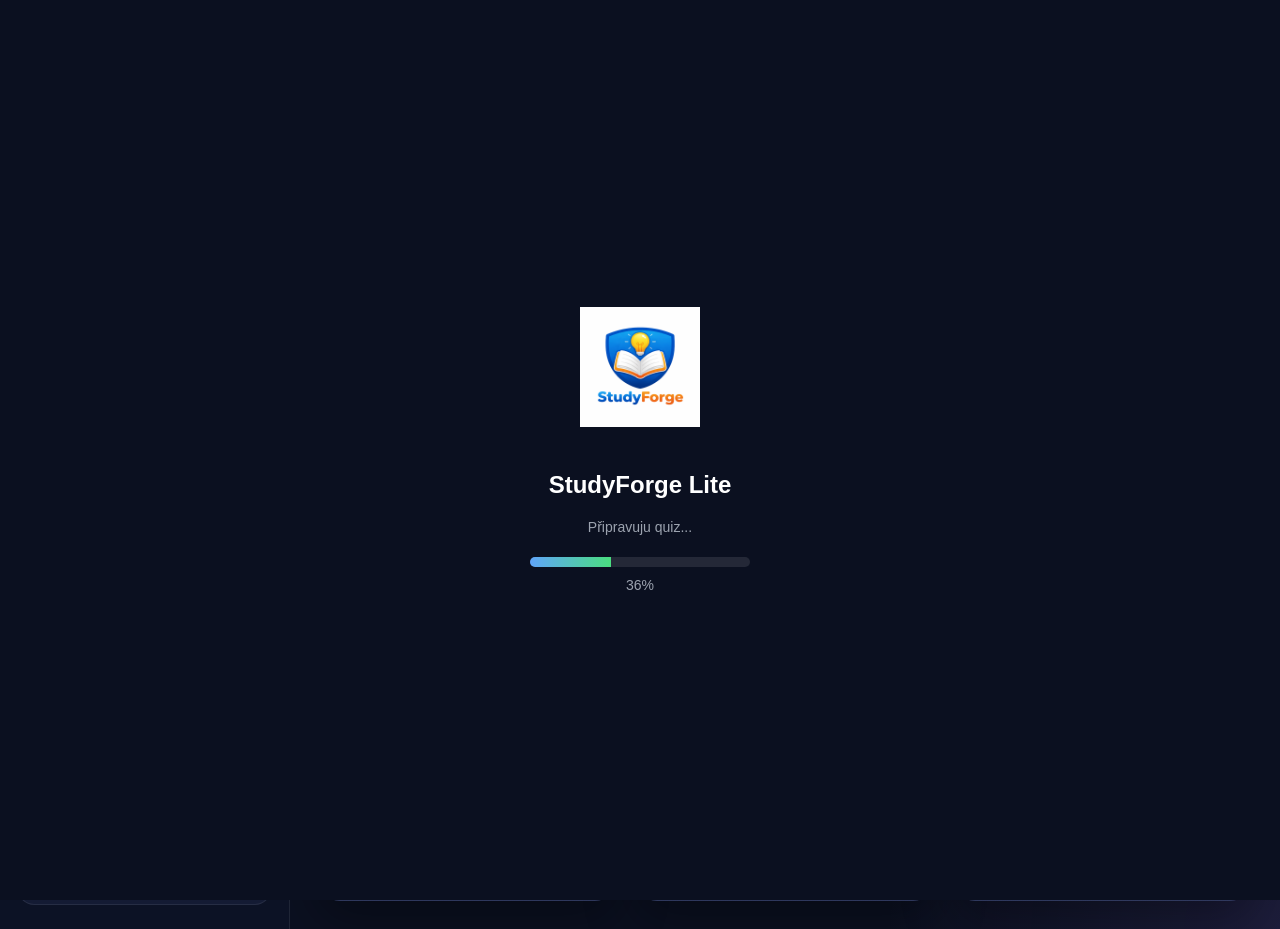
<file: index.html>
<!DOCTYPE html>
<html lang="cs">
<head>
  <meta charset="UTF-8" />
  <meta name="viewport" content="width=device-width, initial-scale=1.0" />
  <title>StudyForge Lite</title>

  <link rel="manifest" href="manifest.json">
<meta name="theme-color" content="#6ea8ff">
<link rel="icon" type="image/png" href="icon-192.png">
<link rel="apple-touch-icon" href="icon-192.png">
  
  <link rel="stylesheet" href="style.css" />
</head>
<body>
  <div class="app">
    <aside class="sidebar">
      <div class="brand">
        <div class="brand-logo">SF</div>
        <div>
          <h1>StudyForge Lite</h1>
          <p>Study like a boss 😎</p>
        </div>
      </div>

      <nav class="nav">
        <button class="nav-btn active" data-section="dashboard">🏠 Dashboard</button>
        <button class="nav-btn" data-section="subjects">📚 Předměty</button>
        <button class="nav-btn" data-section="quiz">🧠 Quiz</button>
        <button class="nav-btn" data-section="missions">🎯 Mise</button>
        <button class="nav-btn" data-section="progress">🏆 Progress</button>
        <button class="nav-btn" data-section="settings">⚙️ Nastavení</button>
      </nav>

      <div class="sidebar-footer">
        <div class="mini-stat">
          <span>Level</span>
          <strong id="sidebarLevel">1</strong>
        </div>
        <div class="mini-stat">
          <span>XP</span>
          <strong id="sidebarXP">0</strong>
        </div>
      </div>
    </aside>

    <main class="main">
      <header class="topbar">
        <div>
          <h2 id="pageTitle">Dashboard</h2>
          <p id="topGreeting">Vítej zpět.</p>
        </div>
        <button id="quickStartBtn" class="primary-btn">Začít rychlý quiz</button>
      </header>

      <!-- DASHBOARD -->
      <section class="section active" id="dashboard">
        <div class="grid two">
          <div class="card hero-card">
            <div class="hero-head">
              <div>
                <p class="eyebrow">Vítej</p>
                <h3 id="welcomeName">Player</h3>
              </div>
              <div class="level-badge">
                <span>Level</span>
                <strong id="dashboardLevel">1</strong>
              </div>
            </div>

            <div class="xp-box">
              <div class="xp-label-row">
                <span>XP progress</span>
                <span id="xpProgressText">0 / 100 XP</span>
              </div>
              <div class="progress-bar">
                <div id="xpBar" class="progress-fill"></div>
              </div>
            </div>

            <div class="hero-stats">
              <div class="stat-box">
                <span>🔥 Daily streak</span>
                <strong id="dashboardStreak">0</strong>
              </div>
              <div class="stat-box">
                <span>✅ Správně</span>
                <strong id="dashboardCorrect">0</strong>
              </div>
              <div class="stat-box">
                <span>❌ Špatně</span>
                <strong id="dashboardWrong">0</strong>
              </div>
            </div>
          </div>

          <div class="card">
            <div class="card-head">
              <h3>Dnešní mise</h3>
              <button id="resetMissionsBtn" class="ghost-btn small-btn">Reset misí</button>
            </div>
            <div id="dashboardMissions" class="mission-list"></div>
          </div>
        </div>

        <div class="grid three">
          <div class="card">
            <h3>Rychlý přehled</h3>
            <div class="summary-list">
              <div class="summary-item">
                <span>Dokončené quizy</span>
                <strong id="dashboardQuizzes">0</strong>
              </div>
              <div class="summary-item">
                <span>Splněné mise</span>
                <strong id="dashboardCompletedMissions">0</strong>
              </div>
              <div class="summary-item">
                <span>Odznaky</span>
                <strong id="dashboardBadges">0</strong>
              </div>
            </div>
          </div>

          <div class="card">
            <h3>Nejlepší předmět</h3>
            <p class="big-text" id="bestSubject">Zatím žádný</p>
            <p class="muted">Po pár otázkách se tady ukáže, co ti jde nejlíp.</p>
          </div>

          <div class="card">
            <h3>Doporučení</h3>
            <p id="dashboardTip" class="muted">
              Začni krátkým quizem a získej první XP.
            </p>
          </div>
        </div>
      </section>

      <!-- SUBJECTS -->
      <section class="section" id="subjects">
        <div class="section-head">
          <h3>Předměty</h3>
          <p>Vyber si oblast a spusť quiz.</p>
        </div>

        <div class="subjects-grid">
          <div class="subject-card">
            <div class="subject-top">
              <span class="subject-icon">➗</span>
              <h4>Matematika</h4>
            </div>
            <p>Rovnice, procenta, mocniny, odmocniny a logické úlohy.</p>
            <div class="subject-stats">
              <span>Správně: <strong id="mathCorrect">0</strong></span>
              <span>Špatně: <strong id="mathWrong">0</strong></span>
            </div>
            <button class="primary-btn subject-start" data-subject="math">Start</button>
          </div>

          <div class="subject-card">
            <div class="subject-top">
              <span class="subject-icon">AJ</span>
              <h4>Angličtina</h4>
            </div>
            <p>Časy, gramatika, porovnávání, modal verbs a slovní zásoba.</p>
            <div class="subject-stats">
              <span>Správně: <strong id="englishCorrect">0</strong></span>
              <span>Špatně: <strong id="englishWrong">0</strong></span>
            </div>
            <button class="primary-btn subject-start" data-subject="english">Start</button>
          </div>

          <div class="subject-card">
            <div class="subject-top">
              <span class="subject-icon">🇩🇪</span>
              <h4>Němčina</h4>
            </div>
            <p>Slovíčka, věty a orientace ve městě.</p>
            <div class="subject-stats">
              <span>Správně: <strong id="germanCorrect">0</strong></span>
               <span>Špatně: <strong id="germanWrong">0</strong></span>
            </div>
            <button class="primary-btn subject-start" data-subject="german">Start</button>
          </div>

          <div class="subject-card">
            <div class="subject-top">
              <span class="subject-icon">🇨🇿</span>
              <h4>Čeština</h4>
            </div>
            <p>Větné členy, pravopis, slovní druhy, souvětí a mluvnice.</p>
            <div class="subject-stats">
              <span>Správně: <strong id="czechCorrect">0</strong></span>
              <span>Špatně: <strong id="czechWrong">0</strong></span>
            </div>
            <button class="primary-btn subject-start" data-subject="czech">Start</button>
          </div>

          <div class="subject-card">
            <div class="subject-top">
              <span class="subject-icon">✨</span>
              <h4>Vlastní</h4>
            </div>
            <p>Mix otázek z přírodopisu, dějepisu, zeměpisu a fyziky.</p>
            <div class="subject-stats">
              <span>Správně: <strong id="customCorrect">0</strong></span>
              <span>Špatně: <strong id="customWrong">0</strong></span>
            </div>
            <button class="primary-btn subject-start" data-subject="custom">Start</button>
          </div>
        </div>
      </section>

      <!-- QUIZ -->
      <section class="section" id="quiz">
        <div class="section-head">
          <h3>Quiz</h3>
          <p id="quizSubtitle">Vyber si předmět a začni.</p>
        </div>

        <div class="grid two">
          <div class="card quiz-card">
            <div class="quiz-meta">
              <span id="quizSubjectLabel">Předmět: —</span>
              <span id="quizQuestionCounter">Otázka: 0 / 0</span>
            </div>

            <h3 id="quizQuestion">Klikni na některý předmět pro spuštění quizu.</h3>

            <div id="answers" class="answers"></div>

            <div class="quiz-actions">
              <button id="nextQuestionBtn" class="ghost-btn" disabled>Další otázka</button>
              <button id="stopQuizBtn" class="danger-btn">Ukončit quiz</button>
            </div>

            <div id="quizFeedback" class="quiz-feedback"></div>
          </div>

          <div class="card">
            <h3>Aktuální quiz</h3>
            <div class="summary-list">
              <div class="summary-item">
                <span>Správně v tomto quizu</span>
                <strong id="currentQuizCorrect">0</strong>
              </div>
              <div class="summary-item">
                <span>Špatně v tomto quizu</span>
                <strong id="currentQuizWrong">0</strong>
              </div>
              <div class="summary-item">
                <span>Získané XP</span>
                <strong id="currentQuizXP">0</strong>
              </div>
            </div>
            <p class="muted">
              Správná odpověď = 10 XP. Za dokončení quizu dostaneš bonus 20 XP.
            </p>
          </div>
        </div>
      </section>

      <!-- MISSIONS -->
      <section class="section" id="missions">
        <div class="section-head">
          <h3>Denní mise</h3>
          <p>Mise se sledují automaticky.</p>
        </div>

        <div class="card">
          <div id="missionsList" class="mission-list"></div>
        </div>
      </section>

      <!-- PROGRESS -->
      <section class="section" id="progress">
        <div class="section-head">
          <h3>Progress</h3>
          <p>Přehled tvého výkonu.</p>
        </div>

        <div class="grid two">
          <div class="card">
            <h3>Statistiky</h3>
            <div class="summary-list">
              <div class="summary-item">
                <span>Celkové XP</span>
                <strong id="progressXP">0</strong>
              </div>
              <div class="summary-item">
                <span>Level</span>
                <strong id="progressLevel">1</strong>
              </div>
              <div class="summary-item">
                <span>Daily streak</span>
                <strong id="progressStreak">0</strong>
              </div>
              <div class="summary-item">
                <span>Dokončené quizy</span>
                <strong id="progressQuizzes">0</strong>
              </div>
              <div class="summary-item">
                <span>Správné odpovědi</span>
                <strong id="progressCorrect">0</strong>
              </div>
              <div class="summary-item">
                <span>Špatné odpovědi</span>
                <strong id="progressWrong">0</strong>
              </div>
            </div>
          </div>

          <div class="card">
            <h3>Odznaky</h3>
            <div id="badgesList" class="badges-list"></div>
          </div>
        </div>
      </section>

      <!-- SETTINGS -->
      <section class="section" id="settings">
        <div class="section-head">
          <h3>Nastavení</h3>
          <p>Základní úpravy profilu a dat.</p>
        </div>

        <div class="grid two">
          <div class="card">
            <h3>Profil</h3>
            <label class="field-label" for="usernameInput">Jméno</label>
            <input id="usernameInput" class="text-input" type="text" placeholder="Tvoje jméno" />
            <button id="saveNameBtn" class="primary-btn">Uložit jméno</button>
            <label class="field-label">Barva pozadí</label>
            <select id="bgThemeSelect" class="text-input">
            <option value="auto">Automatická</option>
            <option value="dark">Černá</option>
            <option value="light">Bílá</option>
            <option value="turquoise">Tyrkysová</option>
            </select>
          </div>

          <div class="card">
            <h3>Data</h3>
            <p class="muted">Pozor: reset smaže uložený progress.</p>
            <button id="resetDataBtn" class="danger-btn">Resetovat vše</button>
          </div>
        </div>
      </section>
    </main>
  </div>

  <script src="loading.js"></script>
  <script src="script.js"></script>

<script>
  if ("serviceWorker" in navigator) {
    window.addEventListener("load", () => {
      navigator.serviceWorker.register("./sw.js")
        .then(() => console.log("Service Worker registered"))
        .catch((err) => console.error("SW registration failed:", err));
    });
  }
</script>
  
</body>
</html>
</file>
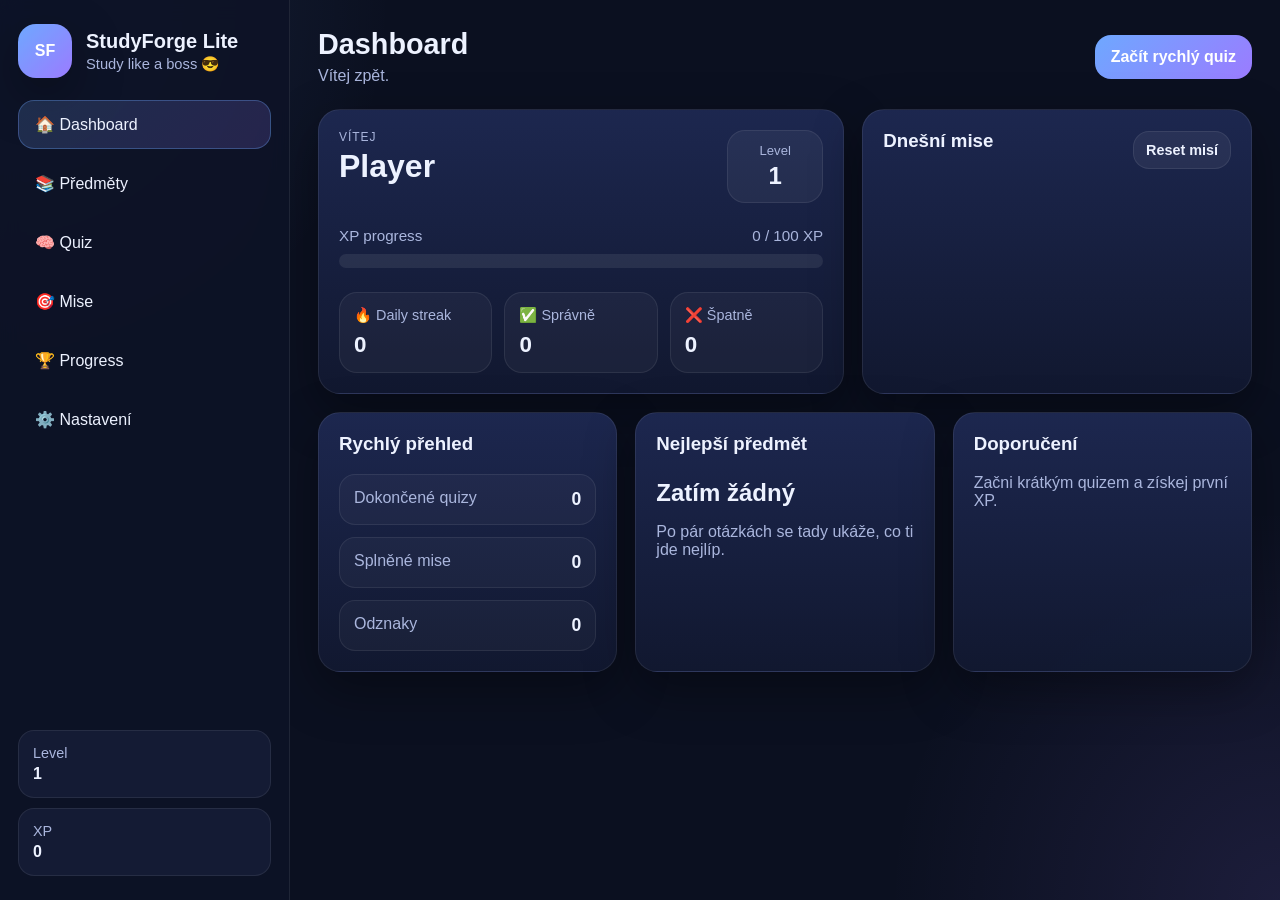
<file: index5.html>
<!DOCTYPE html>
<html lang="cs">
<head>
  <meta charset="UTF-8" />
  <meta name="viewport" content="width=device-width, initial-scale=1.0" />
  <title>StudyForge Lite</title>
  <link rel="stylesheet" href="style.css" />
</head>
<body>
  <div class="app">
    <aside class="sidebar">
      <div class="brand">
        <div class="brand-logo">SF</div>
        <div>
          <h1>StudyForge Lite</h1>
          <p>Study like a boss 😎</p>
        </div>
      </div>

      <nav class="nav">
        <button class="nav-btn active" data-section="dashboard">🏠 Dashboard</button>
        <button class="nav-btn" data-section="subjects">📚 Předměty</button>
        <button class="nav-btn" data-section="quiz">🧠 Quiz</button>
        <button class="nav-btn" data-section="missions">🎯 Mise</button>
        <button class="nav-btn" data-section="progress">🏆 Progress</button>
        <button class="nav-btn" data-section="settings">⚙️ Nastavení</button>
      </nav>

      <div class="sidebar-footer">
        <div class="mini-stat">
          <span>Level</span>
          <strong id="sidebarLevel">1</strong>
        </div>
        <div class="mini-stat">
          <span>XP</span>
          <strong id="sidebarXP">0</strong>
        </div>
      </div>
    </aside>

    <main class="main">
      <header class="topbar">
        <div>
          <h2 id="pageTitle">Dashboard</h2>
          <p id="topGreeting">Vítej zpět.</p>
        </div>
        <button id="quickStartBtn" class="primary-btn">Začít rychlý quiz</button>
      </header>

      <!-- DASHBOARD -->
      <section class="section active" id="dashboard">
        <div class="grid two">
          <div class="card hero-card">
            <div class="hero-head">
              <div>
                <p class="eyebrow">Vítej</p>
                <h3 id="welcomeName">Player</h3>
              </div>
              <div class="level-badge">
                <span>Level</span>
                <strong id="dashboardLevel">1</strong>
              </div>
            </div>

            <div class="xp-box">
              <div class="xp-label-row">
                <span>XP progress</span>
                <span id="xpProgressText">0 / 100 XP</span>
              </div>
              <div class="progress-bar">
                <div id="xpBar" class="progress-fill"></div>
              </div>
            </div>

            <div class="hero-stats">
              <div class="stat-box">
                <span>🔥 Daily streak</span>
                <strong id="dashboardStreak">0</strong>
              </div>
              <div class="stat-box">
                <span>✅ Správně</span>
                <strong id="dashboardCorrect">0</strong>
              </div>
              <div class="stat-box">
                <span>❌ Špatně</span>
                <strong id="dashboardWrong">0</strong>
              </div>
            </div>
          </div>

          <div class="card">
            <div class="card-head">
              <h3>Dnešní mise</h3>
              <button id="resetMissionsBtn" class="ghost-btn small-btn">Reset misí</button>
            </div>
            <div id="dashboardMissions" class="mission-list"></div>
          </div>
        </div>

        <div class="grid three">
          <div class="card">
            <h3>Rychlý přehled</h3>
            <div class="summary-list">
              <div class="summary-item">
                <span>Dokončené quizy</span>
                <strong id="dashboardQuizzes">0</strong>
              </div>
              <div class="summary-item">
                <span>Splněné mise</span>
                <strong id="dashboardCompletedMissions">0</strong>
              </div>
              <div class="summary-item">
                <span>Odznaky</span>
                <strong id="dashboardBadges">0</strong>
              </div>
            </div>
          </div>

          <div class="card">
            <h3>Nejlepší předmět</h3>
            <p class="big-text" id="bestSubject">Zatím žádný</p>
            <p class="muted">Po pár otázkách se tady ukáže, co ti jde nejlíp.</p>
          </div>

          <div class="card">
            <h3>Doporučení</h3>
            <p id="dashboardTip" class="muted">
              Začni krátkým quizem a získej první XP.
            </p>
          </div>
        </div>
      </section>

      <!-- SUBJECTS -->
      <section class="section" id="subjects">
        <div class="section-head">
          <h3>Předměty</h3>
          <p>Vyber si oblast a spusť quiz.</p>
        </div>

        <div class="subjects-grid">
          <div class="subject-card">
            <div class="subject-top">
              <span class="subject-icon">➗</span>
              <h4>Matematika</h4>
            </div>
            <p>Rovnice, procenta, mocniny, odmocniny a logické úlohy.</p>
            <div class="subject-stats">
              <span>Správně: <strong id="mathCorrect">0</strong></span>
              <span>Špatně: <strong id="mathWrong">0</strong></span>
            </div>
            <button class="primary-btn subject-start" data-subject="math">Start</button>
          </div>

          <div class="subject-card">
            <div class="subject-top">
              <span class="subject-icon">🇬🇧</span>
              <h4>Angličtina</h4>
            </div>
            <p>Časy, gramatika, porovnávání, modal verbs a slovní zásoba.</p>
            <div class="subject-stats">
              <span>Správně: <strong id="englishCorrect">0</strong></span>
              <span>Špatně: <strong id="englishWrong">0</strong></span>
            </div>
            <button class="primary-btn subject-start" data-subject="english">Start</button>
          </div>

          <div class="subject-card">
            <div class="subject-top">
              <span class="subject-icon">🇨🇿</span>
              <h4>Čeština</h4>
            </div>
            <p>Větné členy, pravopis, slovní druhy, souvětí a mluvnice.</p>
            <div class="subject-stats">
              <span>Správně: <strong id="czechCorrect">0</strong></span>
              <span>Špatně: <strong id="czechWrong">0</strong></span>
            </div>
            <button class="primary-btn subject-start" data-subject="czech">Start</button>
          </div>

          <div class="subject-card">
            <div class="subject-top">
              <span class="subject-icon">✨</span>
              <h4>Vlastní</h4>
            </div>
            <p>Mix otázek z přírodopisu, dějepisu, zeměpisu a fyziky.</p>
            <div class="subject-stats">
              <span>Správně: <strong id="customCorrect">0</strong></span>
              <span>Špatně: <strong id="customWrong">0</strong></span>
            </div>
            <button class="primary-btn subject-start" data-subject="custom">Start</button>
          </div>
        </div>
      </section>

      <!-- QUIZ -->
      <section class="section" id="quiz">
        <div class="section-head">
          <h3>Quiz</h3>
          <p id="quizSubtitle">Vyber si předmět a začni.</p>
        </div>

        <div class="grid two">
          <div class="card quiz-card">
            <div class="quiz-meta">
              <span id="quizSubjectLabel">Předmět: —</span>
              <span id="quizQuestionCounter">Otázka: 0 / 0</span>
            </div>

            <h3 id="quizQuestion">Klikni na některý předmět pro spuštění quizu.</h3>

            <div id="answers" class="answers"></div>

            <div class="quiz-actions">
              <button id="nextQuestionBtn" class="ghost-btn" disabled>Další otázka</button>
              <button id="stopQuizBtn" class="danger-btn">Ukončit quiz</button>
            </div>

            <div id="quizFeedback" class="quiz-feedback"></div>
          </div>

          <div class="card">
            <h3>Aktuální quiz</h3>
            <div class="summary-list">
              <div class="summary-item">
                <span>Správně v tomto quizu</span>
                <strong id="currentQuizCorrect">0</strong>
              </div>
              <div class="summary-item">
                <span>Špatně v tomto quizu</span>
                <strong id="currentQuizWrong">0</strong>
              </div>
              <div class="summary-item">
                <span>Získané XP</span>
                <strong id="currentQuizXP">0</strong>
              </div>
            </div>
            <p class="muted">
              Správná odpověď = 10 XP. Za dokončení quizu dostaneš bonus 20 XP.
            </p>
          </div>
        </div>
      </section>

      <!-- MISSIONS -->
      <section class="section" id="missions">
        <div class="section-head">
          <h3>Denní mise</h3>
          <p>Mise se sledují automaticky.</p>
        </div>

        <div class="card">
          <div id="missionsList" class="mission-list"></div>
        </div>
      </section>

      <!-- PROGRESS -->
      <section class="section" id="progress">
        <div class="section-head">
          <h3>Progress</h3>
          <p>Přehled tvého výkonu.</p>
        </div>

        <div class="grid two">
          <div class="card">
            <h3>Statistiky</h3>
            <div class="summary-list">
              <div class="summary-item">
                <span>Celkové XP</span>
                <strong id="progressXP">0</strong>
              </div>
              <div class="summary-item">
                <span>Level</span>
                <strong id="progressLevel">1</strong>
              </div>
              <div class="summary-item">
                <span>Daily streak</span>
                <strong id="progressStreak">0</strong>
              </div>
              <div class="summary-item">
                <span>Dokončené quizy</span>
                <strong id="progressQuizzes">0</strong>
              </div>
              <div class="summary-item">
                <span>Správné odpovědi</span>
                <strong id="progressCorrect">0</strong>
              </div>
              <div class="summary-item">
                <span>Špatné odpovědi</span>
                <strong id="progressWrong">0</strong>
              </div>
            </div>
          </div>

          <div class="card">
            <h3>Odznaky</h3>
            <div id="badgesList" class="badges-list"></div>
          </div>
        </div>
      </section>

      <!-- SETTINGS -->
      <section class="section" id="settings">
        <div class="section-head">
          <h3>Nastavení</h3>
          <p>Základní úpravy profilu a dat.</p>
        </div>

        <div class="grid two">
          <div class="card">
            <h3>Profil</h3>
            <label class="field-label" for="usernameInput">Jméno</label>
            <input id="usernameInput" class="text-input" type="text" placeholder="Tvoje jméno" />
            <button id="saveNameBtn" class="primary-btn">Uložit jméno</button>
          </div>

          <div class="card">
            <h3>Data</h3>
            <p class="muted">Pozor: reset smaže uložený progress.</p>
            <button id="resetDataBtn" class="danger-btn">Resetovat vše</button>
          </div>
        </div>
      </section>
    </main>
  </div>

  <script src="script.js"></script>
</body>
</html>
</file>
<file: style.css>
:root {
  --bg: #0b1020;
  --panel: #141b34;
  --panel-2: #1a2345;
  --panel-3: #212d59;
  --line: rgba(255, 255, 255, 0.08);
  --text: #edf2ff;
  --muted: #aab6dd;
  --accent: #6ea8ff;
  --accent-2: #9b7bff;
  --success: #45d483;
  --danger: #ff6d7a;
  --warning: #ffcf5a;
  --shadow: 0 18px 50px rgba(0, 0, 0, 0.35);
  --radius: 22px;
}

* {
  box-sizing: border-box;
}

html,
body {
  margin: 0;
  padding: 0;
  background:
    radial-gradient(circle at top left, rgba(110, 168, 255, 0.14), transparent 25%),
    radial-gradient(circle at bottom right, rgba(155, 123, 255, 0.12), transparent 25%),
    var(--bg);
  color: var(--text);
  font-family: Inter, Arial, sans-serif;
  min-height: 100%;
}

body {
  min-height: 100vh;
}

button,
input {
  font: inherit;
}

.app {
  display: grid;
  grid-template-columns: 290px 1fr;
  min-height: 100vh;
}

.sidebar {
  border-right: 1px solid var(--line);
  background: rgba(14, 19, 38, 0.92);
  backdrop-filter: blur(10px);
  padding: 24px 18px;
  display: flex;
  flex-direction: column;
  gap: 22px;
}

.brand {
  display: flex;
  align-items: center;
  gap: 14px;
}

.brand-logo {
  width: 54px;
  height: 54px;
  border-radius: 18px;
  display: grid;
  place-items: center;
  font-weight: 800;
  background: linear-gradient(135deg, var(--accent), var(--accent-2));
  color: white;
  box-shadow: var(--shadow);
}

.brand h1 {
  margin: 0;
  font-size: 1.25rem;
}

.brand p {
  margin: 2px 0 0;
  color: var(--muted);
  font-size: 0.92rem;
}

.nav {
  display: flex;
  flex-direction: column;
  gap: 10px;
}

.nav-btn {
  width: 100%;
  border: 1px solid transparent;
  background: transparent;
  color: var(--text);
  text-align: left;
  padding: 14px 16px;
  border-radius: 16px;
  cursor: pointer;
  transition: 0.2s ease;
}

.nav-btn:hover {
  background: rgba(255, 255, 255, 0.05);
}

.nav-btn.active {
  background: linear-gradient(135deg, rgba(110, 168, 255, 0.18), rgba(155, 123, 255, 0.18));
  border-color: rgba(110, 168, 255, 0.32);
}

.sidebar-footer {
  margin-top: auto;
  display: grid;
  gap: 10px;
}

.mini-stat {
  background: var(--panel);
  border: 1px solid var(--line);
  border-radius: 16px;
  padding: 14px;
}

.mini-stat span {
  display: block;
  color: var(--muted);
  font-size: 0.9rem;
  margin-bottom: 4px;
}

.main {
  padding: 28px;
}

.topbar {
  display: flex;
  align-items: center;
  justify-content: space-between;
  gap: 20px;
  margin-bottom: 24px;
}

.topbar h2 {
  margin: 0;
  font-size: 1.8rem;
}

.topbar p {
  margin: 6px 0 0;
  color: var(--muted);
}

.section {
  display: none;
}

.section.active {
  display: block;
}

.grid {
  display: grid;
  gap: 18px;
}

.grid.two {
  grid-template-columns: 1.35fr 1fr;
}

.grid.three {
  grid-template-columns: repeat(3, 1fr);
  margin-top: 18px;
}

.card {
  background: linear-gradient(180deg, rgba(30, 41, 82, 0.95), rgba(18, 25, 49, 0.95));
  border: 1px solid var(--line);
  border-radius: var(--radius);
  box-shadow: var(--shadow);
  padding: 20px;
}

.card h3,
.card h4 {
  margin-top: 0;
}

.hero-card {
  min-height: 255px;
}

.hero-head {
  display: flex;
  align-items: flex-start;
  justify-content: space-between;
  gap: 15px;
}

.eyebrow {
  margin: 0 0 4px;
  color: var(--muted);
  text-transform: uppercase;
  letter-spacing: 0.08em;
  font-size: 0.75rem;
}

.hero-head h3 {
  margin: 0;
  font-size: 2rem;
}

.level-badge {
  background: rgba(255, 255, 255, 0.05);
  border: 1px solid var(--line);
  border-radius: 18px;
  padding: 12px 16px;
  min-width: 96px;
  text-align: center;
}

.level-badge span {
  display: block;
  color: var(--muted);
  font-size: 0.82rem;
}

.level-badge strong {
  display: block;
  margin-top: 4px;
  font-size: 1.5rem;
}

.xp-box {
  margin-top: 24px;
}

.xp-label-row {
  display: flex;
  justify-content: space-between;
  gap: 14px;
  margin-bottom: 10px;
  color: var(--muted);
  font-size: 0.95rem;
}

.progress-bar {
  width: 100%;
  height: 14px;
  background: rgba(255, 255, 255, 0.08);
  border-radius: 999px;
  overflow: hidden;
}

.progress-fill {
  height: 100%;
  width: 0%;
  border-radius: inherit;
  background: linear-gradient(90deg, var(--accent), var(--accent-2));
  transition: width 0.25s ease;
}

.hero-stats {
  display: grid;
  grid-template-columns: repeat(3, 1fr);
  gap: 12px;
  margin-top: 24px;
}

.stat-box {
  background: rgba(255, 255, 255, 0.04);
  border: 1px solid var(--line);
  border-radius: 18px;
  padding: 14px;
}

.stat-box span {
  display: block;
  color: var(--muted);
  font-size: 0.9rem;
  margin-bottom: 8px;
}

.stat-box strong {
  font-size: 1.4rem;
}

.card-head,
.section-head {
  display: flex;
  justify-content: space-between;
  align-items: center;
  gap: 14px;
}

.section-head {
  margin-bottom: 18px;
}

.section-head h3 {
  margin: 0;
  font-size: 1.45rem;
}

.section-head p {
  margin: 0;
  color: var(--muted);
}

.summary-list {
  display: grid;
  gap: 12px;
}

.summary-item {
  display: flex;
  justify-content: space-between;
  gap: 12px;
  border: 1px solid var(--line);
  background: rgba(255, 255, 255, 0.03);
  border-radius: 16px;
  padding: 14px;
}

.summary-item span {
  color: var(--muted);
}

.summary-item strong {
  font-size: 1.1rem;
}

.subjects-grid {
  display: grid;
  grid-template-columns: repeat(2, 1fr);
  gap: 18px;
}

.subject-card {
  background: linear-gradient(180deg, rgba(30, 41, 82, 0.95), rgba(18, 25, 49, 0.95));
  border: 1px solid var(--line);
  border-radius: var(--radius);
  box-shadow: var(--shadow);
  padding: 20px;
}

.subject-top {
  display: flex;
  align-items: center;
  gap: 12px;
}

.subject-icon {
  width: 48px;
  height: 48px;
  border-radius: 16px;
  display: grid;
  place-items: center;
  background: rgba(255, 255, 255, 0.07);
  font-size: 1.4rem;
}

.subject-card p {
  color: var(--muted);
}

.subject-stats {
  display: flex;
  justify-content: space-between;
  gap: 12px;
  color: var(--muted);
  margin: 16px 0;
  font-size: 0.95rem;
}

.primary-btn,
.ghost-btn,
.danger-btn {
  border: none;
  border-radius: 16px;
  padding: 13px 16px;
  cursor: pointer;
  transition: 0.2s ease;
  font-weight: 700;
}

.primary-btn {
  background: linear-gradient(135deg, var(--accent), var(--accent-2));
  color: white;
}

.primary-btn:hover {
  transform: translateY(-1px);
  opacity: 0.95;
}

.ghost-btn {
  background: rgba(255, 255, 255, 0.06);
  color: var(--text);
  border: 1px solid var(--line);
}

.ghost-btn:hover {
  background: rgba(255, 255, 255, 0.09);
}

.danger-btn {
  background: rgba(255, 109, 122, 0.12);
  color: #ffd9dd;
  border: 1px solid rgba(255, 109, 122, 0.28);
}

.danger-btn:hover {
  background: rgba(255, 109, 122, 0.18);
}

.small-btn {
  padding: 10px 12px;
  font-size: 0.9rem;
}

.quiz-card {
  min-height: 420px;
}

.quiz-meta {
  display: flex;
  justify-content: space-between;
  gap: 12px;
  color: var(--muted);
  margin-bottom: 20px;
  font-size: 0.95rem;
}

.answers {
  display: grid;
  gap: 12px;
  margin-top: 22px;
}

.answer-btn {
  width: 100%;
  text-align: left;
  padding: 15px 16px;
  border-radius: 16px;
  border: 1px solid var(--line);
  background: rgba(255, 255, 255, 0.04);
  color: var(--text);
  cursor: pointer;
  transition: 0.2s ease;
}

.answer-btn:hover:not(:disabled) {
  background: rgba(255, 255, 255, 0.08);
}

.answer-btn.correct {
  border-color: rgba(69, 212, 131, 0.5);
  background: rgba(69, 212, 131, 0.14);
}

.answer-btn.wrong {
  border-color: rgba(255, 109, 122, 0.45);
  background: rgba(255, 109, 122, 0.14);
}

.answer-btn:disabled {
  cursor: default;
  opacity: 0.9;
}

.quiz-actions {
  display: flex;
  gap: 12px;
  margin-top: 22px;
}

.quiz-feedback {
  min-height: 24px;
  margin-top: 14px;
  font-weight: 700;
}

.quiz-feedback.good {
  color: var(--success);
}

.quiz-feedback.bad {
  color: var(--danger);
}

.mission-list {
  display: grid;
  gap: 12px;
}

.mission-item {
  border: 1px solid var(--line);
  background: rgba(255, 255, 255, 0.03);
  border-radius: 18px;
  padding: 14px;
}

.mission-top {
  display: flex;
  align-items: center;
  justify-content: space-between;
  gap: 12px;
}

.mission-title {
  font-weight: 700;
}

.mission-reward {
  color: var(--warning);
  font-size: 0.92rem;
}

.mission-progress {
  margin-top: 10px;
  color: var(--muted);
  font-size: 0.94rem;
}

.mission-item.completed {
  border-color: rgba(69, 212, 131, 0.4);
  background: rgba(69, 212, 131, 0.08);
}

.badges-list {
  display: flex;
  flex-wrap: wrap;
  gap: 12px;
}

.badge-pill {
  border: 1px solid var(--line);
  border-radius: 999px;
  padding: 12px 16px;
  background: rgba(255, 255, 255, 0.05);
}

.badge-pill.empty {
  color: var(--muted);
}

.field-label {
  display: block;
  margin-bottom: 8px;
  color: var(--muted);
}

.text-input {
  width: 100%;
  background: rgba(255, 255, 255, 0.05);
  color: var(--text);
  border: 1px solid var(--line);
  border-radius: 16px;
  padding: 14px 15px;
  margin-bottom: 14px;
  outline: none;
}

.text-input:focus {
  border-color: rgba(110, 168, 255, 0.45);
}

.big-text {
  font-size: 1.5rem;
  font-weight: 800;
  margin-bottom: 8px;
}

.muted {
  color: var(--muted);
}

@media (max-width: 1100px) {
  .app {
    grid-template-columns: 1fr;
  }

  .sidebar {
    border-right: none;
    border-bottom: 1px solid var(--line);
  }

  .grid.two,
  .grid.three,
  .subjects-grid {
    grid-template-columns: 1fr;
  }
}

@media (max-width: 700px) {
  .main {
    padding: 18px;
  }

  .topbar,
  .section-head,
  .hero-head,
  .hero-stats,
  .quiz-meta,
  .quiz-actions {
    display: grid;
  }

  .hero-stats {
    grid-template-columns: 1fr;
  }
}

/* =========================
   🔥 LOADING SCREEN
========================= */

#appLoader {
  position: fixed;
  top: 0;
  left: 0;
  width: 100%;
  height: 100%;
  background: #0b1020;
  display: flex;
  align-items: center;
  justify-content: center;
  z-index: 9999;
}

.loader-content {
  text-align: center;
  color: white;
  font-family: 'Segoe UI', sans-serif;
}

.loader-icon {
  width: 120px;
  margin-bottom: 20px;
  animation: breatheRotate 4s ease-in-out infinite;
}

.loader-bar {
  width: 220px;
  height: 10px;
  background: rgba(255,255,255,0.1);
  border-radius: 999px;
  overflow: hidden;
  margin: 20px auto 0;
}

.loader-fill {
  height: 100%;
  width: 0%;
  background: linear-gradient(90deg, #60a5fa, #4ade80);
  transition: width 0.3s ease;
}

#appLoader.hide {
  opacity: 0;
  transition: opacity 0.5s ease;
}

/* 🔥 ANIMACE */

@keyframes breatheRotate {
  0% {
    transform: scale(1) rotate(0deg);
  }

  25% {
    transform: scale(1.1) rotate(90deg);
  }

  50% {
    transform: scale(1.15) rotate(180deg);
  }

  75% {
    transform: scale(1.1) rotate(270deg);
  }

  100% {
    transform: scale(1) rotate(360deg);
  }
}

.loader-percent {
  margin-top: 10px;
  font-size: 14px;
  color: #9ca3af;
}

#loadingText {
  margin-top: 10px;
  font-size: 14px;
  color: #9ca3af;
  min-height: 18px;
}

/* 🎨 THEMES */

body.theme-dark {
  background: #000;
}

body.theme-light {
  background: #ffffff;
  color: #000;
}

body.theme-turquoise {
  background: linear-gradient(160deg, #00c9ff, #92fe9d);
}

/* optional lepší kontrast */
body.theme-light .quiz-container {
  background: #f5f5f5;
}

body.theme-dark .quiz-container {
  background: #111;
}
</file>
